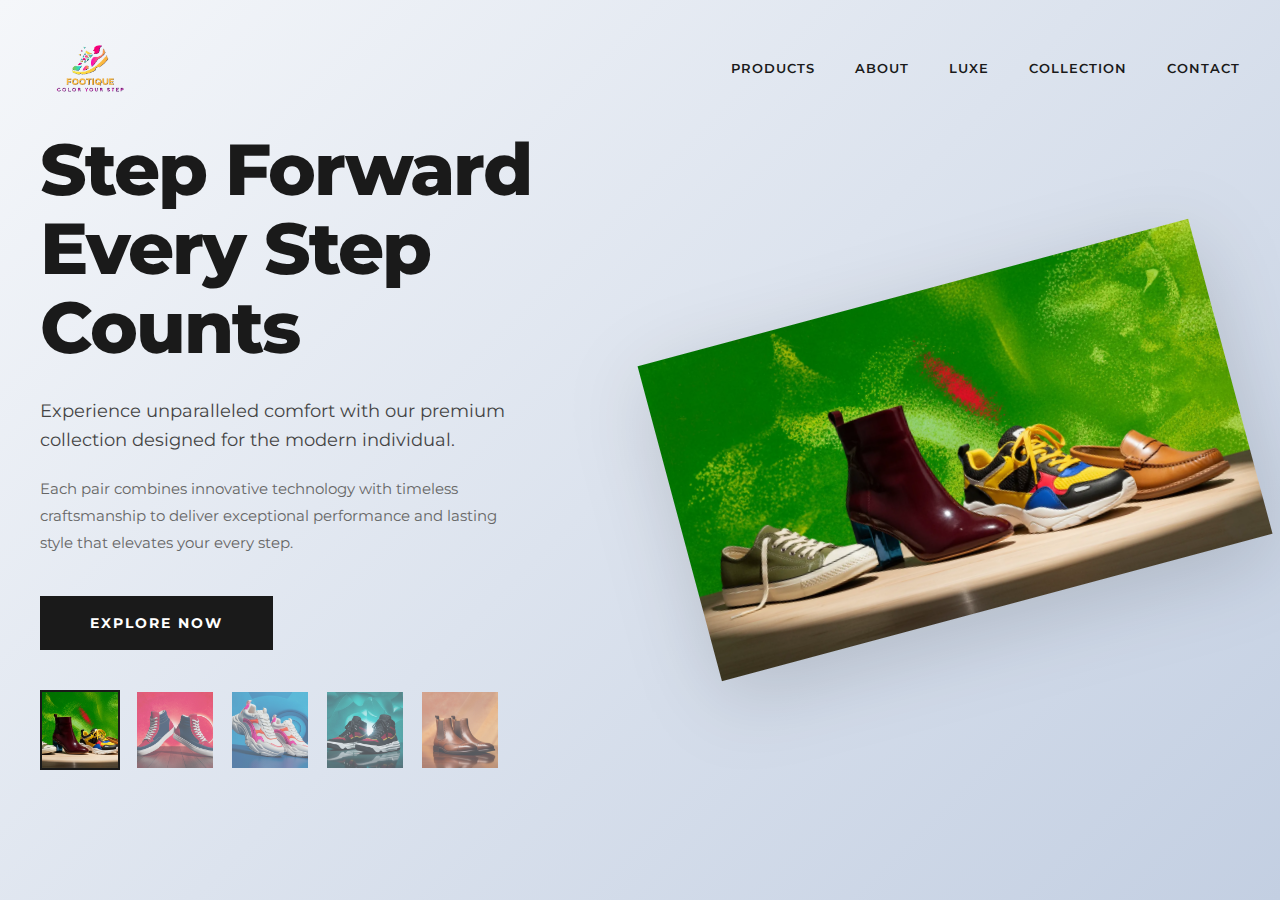
<file: before.html>
<!DOCTYPE html>
<html lang="en">
<head>
    <meta charset="UTF-8">
    <meta name="viewport" content="width=device-width, initial-scale=1.0">
    <title>Baneosh - Premium Footwear</title>
    <link href="https://fonts.googleapis.com/css2?family=Montserrat:wght@300;400;600;700;800&display=swap" rel="stylesheet">
    <style>
        * {
            margin: 0;
            padding: 0;
            box-sizing: border-box;
        }

        body {
            font-family: 'Montserrat', sans-serif;
            color: #1a1a1a;
            line-height: 1.6;
            background-color: #ffffff;
        }

        /* Navigation */
        nav {
            background-color: transparent;
            padding: 2rem 0;
            position: absolute;
            width: 100%;
            z-index: 100;
        }

        .nav-container {
            max-width: 1400px;
            margin: 0 auto;
            display: flex;
            justify-content: space-between;
            align-items: center;
            padding: 0 40px;
        }

        .logo {
            width: 100px;
            height: auto;
        }

        .nav-links {
            list-style: none;
            display: flex;
            gap: 40px;
            align-items: center;
        }

        .nav-links a {
            color: #1a1a1a;
            text-decoration: none;
            font-size: 13px;
            text-transform: uppercase;
            font-weight: 600;
            letter-spacing: 1px;
            transition: color 0.3s ease;
        }

        .nav-links a:hover {
            color: #666;
        }

        /* Hero Section */
        .hero {
            min-height: 100vh;
            display: flex;
            align-items: center;
            background: linear-gradient(135deg, #f5f7fa 0%, #c3cfe2 100%);
            position: relative;
            overflow: hidden;
        }

        .hero-container {
            max-width: 1400px;
            margin: 0 auto;
            padding: 0 40px;
            display: grid;
            grid-template-columns: 1fr 1fr;
            gap: 60px;
            align-items: center;
            width: 100%;
        }

        .hero-content {
            z-index: 10;
        }

        .hero-content .tagline {
            font-size: 14px;
            text-transform: uppercase;
            letter-spacing: 3px;
            color: #666;
            margin-bottom: 20px;
            font-weight: 600;
        }

        .hero-content h1 {
            font-size: 72px;
            color: #1a1a1a;
            margin-bottom: 30px;
            font-weight: 800;
            line-height: 1.1;
            letter-spacing: -2px;
        }

        .hero-content .subtitle {
            font-size: 18px;
            color: #444;
            margin-bottom: 20px;
            font-weight: 400;
            line-height: 1.6;
            max-width: 500px;
        }

        .hero-content .description {
            font-size: 15px;
            color: #666;
            margin-bottom: 40px;
            line-height: 1.8;
            max-width: 480px;
        }

        .cta-button {
            background-color: #1a1a1a;
            color: white;
            padding: 18px 50px;
            border: none;
            font-size: 14px;
            cursor: pointer;
            text-transform: uppercase;
            font-weight: 700;
            letter-spacing: 2px;
            transition: all 0.3s ease;
            font-family: 'Montserrat', sans-serif;
        }

        .cta-button:hover {
            background-color: #333;
            transform: translateY(-2px);
            box-shadow: 0 10px 25px rgba(0,0,0,0.15);
        }

        .hero-image {
            position: relative;
            display: flex;
            align-items: center;
            justify-content: center;
        }

        .hero-image img {
            width: 100%;
            max-width: 600px;
            height: auto;
            filter: drop-shadow(0 20px 40px rgba(0,0,0,0.15));
            transform: rotate(-15deg);
        }

        .shoe-gallery {
            display: flex;
            gap: 15px;
            margin-top: 40px;
        }

        .shoe-gallery img {
            width: 80px;
            height: 80px;
            object-fit: cover;
            cursor: pointer;
            opacity: 0.6;
            transition: opacity 0.3s ease;
            border: 2px solid transparent;
        }

        .shoe-gallery img:hover,
        .shoe-gallery img.active {
            opacity: 1;
            border-color: #1a1a1a;
        }

        @media (max-width: 968px) {
            .hero-container {
                grid-template-columns: 1fr;
                padding: 100px 40px 60px;
            }

            .hero-content h1 {
                font-size: 48px;
            }

            .nav-container {
                flex-direction: column;
                gap: 20px;
            }

            .hero-image img {
                max-width: 400px;
            }
        }
    </style>
</head>
<body>
    <!-- Navigation -->
    <nav>
        <div class="nav-container">
            <img src="./images/logo.png" alt="Baneosh Logo" class="logo">
            <ul class="nav-links">
                <li><a href="#">Products</a></li>
                <li><a href="#">About</a></li>
                <li><a href="#">Luxe</a></li>
                <li><a href="#">Collection</a></li>
                <li><a href="#">Contact</a></li>
            </ul>
        </div>
    </nav>

    <!-- Hero Section -->
    <section class="hero">
        <div class="hero-container">
            <div class="hero-content">
                <!-- <p class="tagline">Crafted for those who lead</p> -->
                <h1>Step Forward<br>Every Step<br>Counts</h1>
                <p class="subtitle">
                    Experience unparalleled comfort with our premium collection designed 
                    for the modern individual.
                </p>
                <p class="description">
                    Each pair combines innovative technology with timeless craftsmanship 
                    to deliver exceptional performance and lasting style that elevates 
                    your every step.
                </p>
                <button class="cta-button">Explore Now</button>
                
                <div class="shoe-gallery">
                    <img src="./images/shoe1.webp" alt="Shoe 1" class="active">
                    <img src="./images/shoe2.webp" alt="Shoe 2">
                    <img src="./images/shoe3.webp" alt="Shoe 3">
                    <img src="./images/shoe4.webp" alt="Shoe 4">
                    <img src="./images/shoe5.webp" alt="Shoe 5">
                </div>
            </div>
            <div class="hero-image">
                <img src="./images/shoe1.webp" alt="Premium Footwear">
            </div>
        </div>
    </section>

    <script>
        // Simple image gallery switcher
        const galleryImages = document.querySelectorAll('.shoe-gallery img');
        const mainImage = document.querySelector('.hero-image img');

        galleryImages.forEach(img => {
            img.addEventListener('click', function() {
                galleryImages.forEach(i => i.classList.remove('active'));
                this.classList.add('active');
                mainImage.src = this.src;
            });
        });
    </script>
</body>
</html>
</file>
